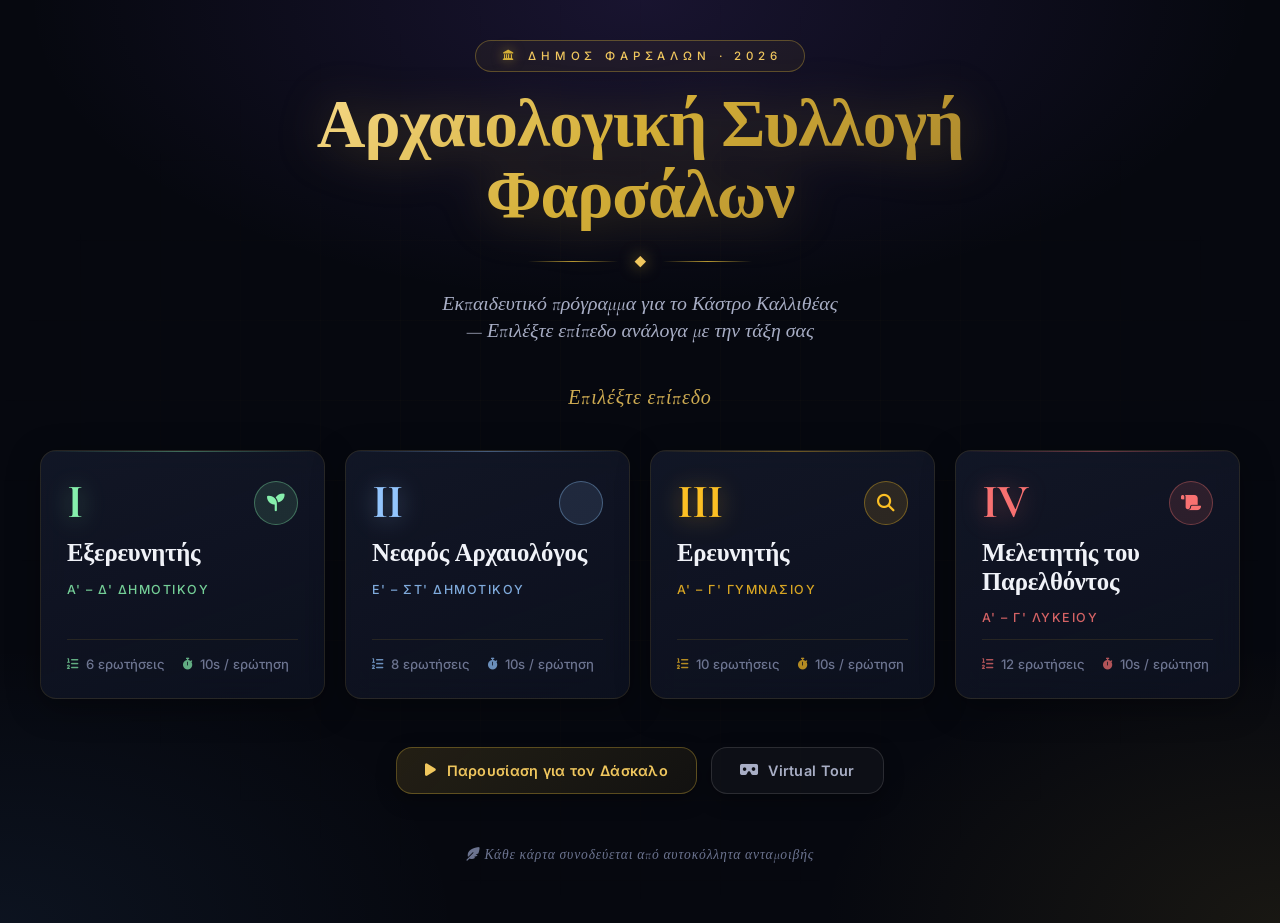
<file: index.html>
<!DOCTYPE html>
<html lang="el">
<head>
    <meta charset="UTF-8">
    <meta name="viewport" content="width=device-width, initial-scale=1.0">
    <title>Αρχαιολογική Συλλογή Φαρσάλων — Εκπαιδευτικό Πρόγραμμα</title>
    <meta name="description" content="Εκπαιδευτικό υλικό για το Κάστρο Καλλιθέας — 4 επίπεδα ανά τάξη">
    <link rel="stylesheet" href="https://cdnjs.cloudflare.com/ajax/libs/font-awesome/6.5.2/css/all.min.css">
    <link rel="stylesheet" href="styles.css">
</head>
<body class="landing-page">

    <header class="landing-header">
        <div class="landing-badge">
            <i class="fas fa-landmark"></i> ΔΗΜΟΣ ΦΑΡΣΑΛΩΝ · 2026
        </div>

        <h1 class="landing-title">Αρχαιολογική Συλλογή<br>Φαρσάλων</h1>

        <div class="landing-divider" aria-hidden="true">
            <span class="landing-divider-line"></span>
            <span class="landing-divider-diamond">◆</span>
            <span class="landing-divider-line"></span>
        </div>

        <p class="landing-subtitle">
            Εκπαιδευτικό πρόγραμμα για το Κάστρο Καλλιθέας — Επιλέξτε επίπεδο ανάλογα με την τάξη σας
        </p>
    </header>

    <p class="levels-section-title">Επιλέξτε επίπεδο</p>

    <div class="levels-grid">

        <a href="card.html?level=1" class="level-card l1">
            <div class="level-card-head">
                <span class="level-numeral">I</span>
                <span class="level-icon"><i class="fas fa-seedling"></i></span>
            </div>
            <span class="level-name">Εξερευνητής</span>
            <span class="level-target">Α' – Δ' Δημοτικού</span>
            <div class="level-meta">
                <span><i class="fas fa-list-ol"></i> 6 ερωτήσεις</span>
                <span><i class="fas fa-stopwatch"></i> 10s / ερώτηση</span>
            </div>
        </a>

        <a href="card.html?level=2" class="level-card l2">
            <div class="level-card-head">
                <span class="level-numeral">II</span>
                <span class="level-icon"><i class="fas fa-shovel"></i></span>
            </div>
            <span class="level-name">Νεαρός Αρχαιολόγος</span>
            <span class="level-target">Ε' – ΣΤ' Δημοτικού</span>
            <div class="level-meta">
                <span><i class="fas fa-list-ol"></i> 8 ερωτήσεις</span>
                <span><i class="fas fa-stopwatch"></i> 10s / ερώτηση</span>
            </div>
        </a>

        <a href="card.html?level=3" class="level-card l3">
            <div class="level-card-head">
                <span class="level-numeral">III</span>
                <span class="level-icon"><i class="fas fa-search"></i></span>
            </div>
            <span class="level-name">Ερευνητής</span>
            <span class="level-target">Α' – Γ' Γυμνασίου</span>
            <div class="level-meta">
                <span><i class="fas fa-list-ol"></i> 10 ερωτήσεις</span>
                <span><i class="fas fa-stopwatch"></i> 10s / ερώτηση</span>
            </div>
        </a>

        <a href="card.html?level=4" class="level-card l4">
            <div class="level-card-head">
                <span class="level-numeral">IV</span>
                <span class="level-icon"><i class="fas fa-scroll"></i></span>
            </div>
            <span class="level-name">Μελετητής του Παρελθόντος</span>
            <span class="level-target">Α' – Γ' Λυκείου</span>
            <div class="level-meta">
                <span><i class="fas fa-list-ol"></i> 12 ερωτήσεις</span>
                <span><i class="fas fa-stopwatch"></i> 10s / ερώτηση</span>
            </div>
        </a>

    </div>

    <div class="landing-actions">
        <a href="presentation.html?level=1" class="btn-landing">
            <i class="fas fa-play"></i> Παρουσίαση για τον Δάσκαλο
        </a>
        <a href="https://conchr.github.io/Virtual-Tour/" class="btn-landing secondary">
            <i class="fas fa-vr-cardboard"></i> Virtual Tour
        </a>
    </div>

    <p class="landing-footer">
        <i class="fas fa-feather-alt"></i> Κάθε κάρτα συνοδεύεται από αυτοκόλλητα ανταμοιβής
    </p>

    <script src="data.js"></script>
</body>
</html>
</file>
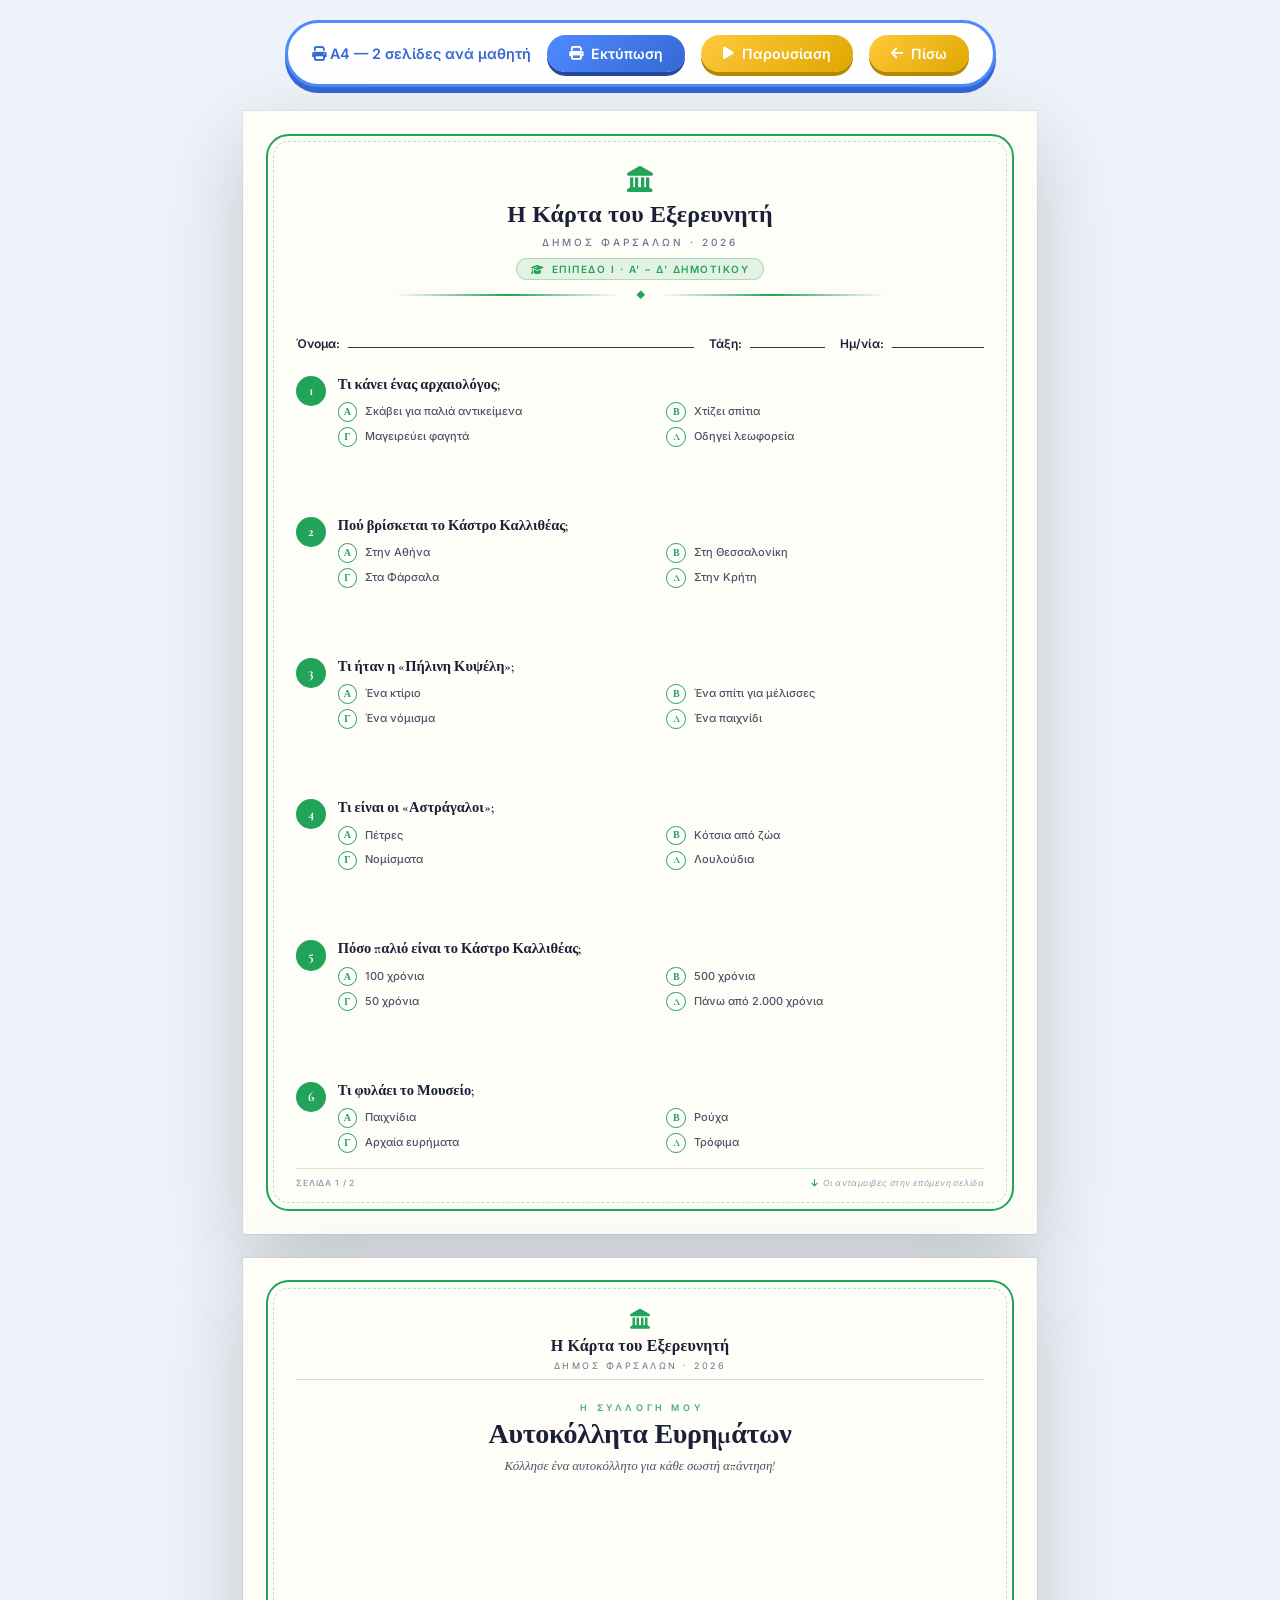
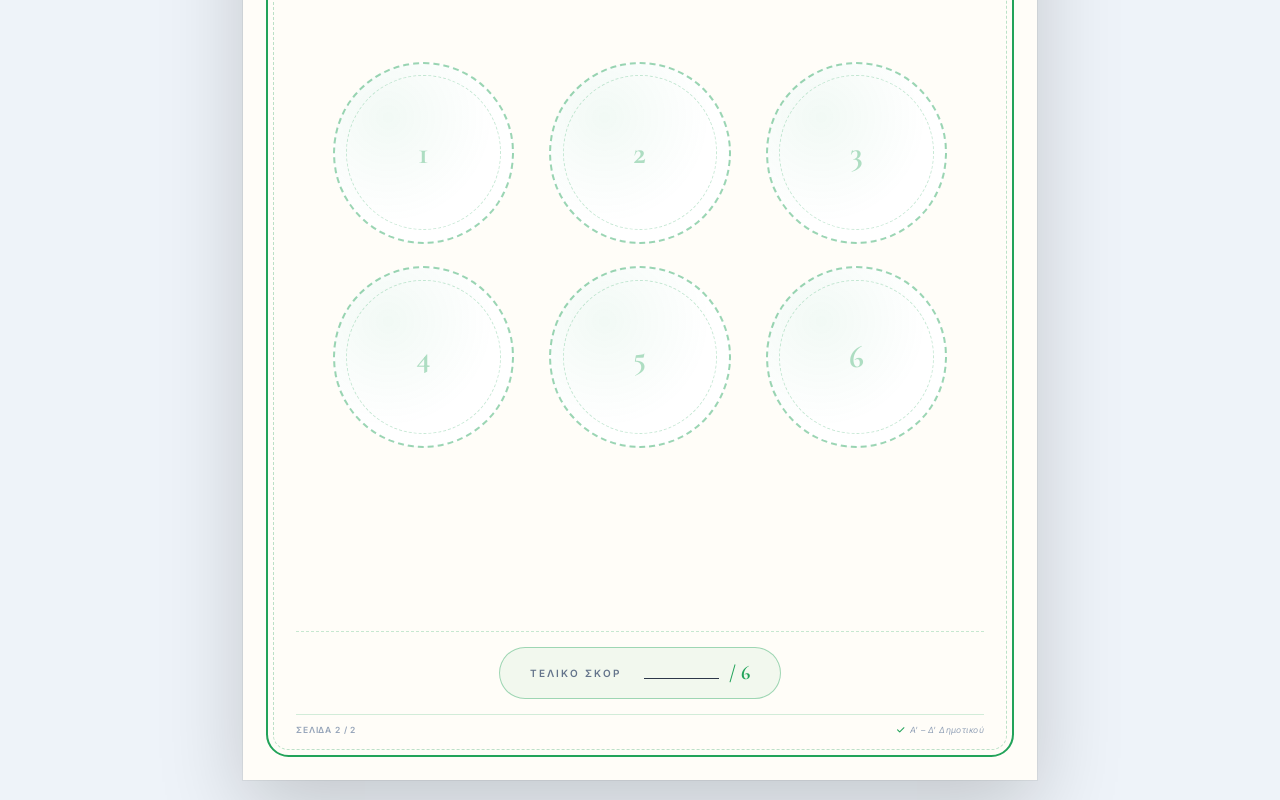
<file: card.html>
<!DOCTYPE html>
<html lang="el">
<head>
    <meta charset="UTF-8">
    <meta name="viewport" content="width=device-width, initial-scale=1.0">
    <title>Κάρτα Αρχαιολόγου — Εκτύπωση</title>
    <meta name="description" content="Εκτυπώσιμη κάρτα ερωτήσεων για το Κάστρο Καλλιθέας — Δήμος Φαρσάλων">

    <link rel="stylesheet" href="https://cdnjs.cloudflare.com/ajax/libs/font-awesome/6.5.2/css/all.min.css">
    <link rel="stylesheet" href="styles.css">
</head>
<body class="worksheet-page">

    <div class="toolbar no-print">
        <span class="toolbar-text">
            <i class="fas fa-print"></i> A4 — 2 σελίδες ανά μαθητή
        </span>
        <button class="btn-toolbar" type="button" onclick="window.print()">
            <i class="fas fa-print"></i> Εκτύπωση
        </button>
        <a id="presLink" href="presentation.html?level=1" class="btn-toolbar secondary">
            <i class="fas fa-play"></i> Παρουσίαση
        </a>
        <a href="index.html" class="btn-toolbar secondary">
            <i class="fas fa-arrow-left"></i> Πίσω
        </a>
    </div>

    <div class="sheet sheet-questions" id="sheetQuestions"></div>
    <div class="sheet sheet-rewards" id="sheetRewards"></div>

    <script src="data.js"></script>
    <script>
        document.addEventListener('DOMContentLoaded', () => {

            const params = new URLSearchParams(window.location.search);
            const level = parseInt(params.get('level')) || 1;
            const data = (typeof QUIZ_LEVELS !== 'undefined') ? QUIZ_LEVELS[level] : null;

            if (!data) {
                document.getElementById('sheetQuestions').innerHTML = `
                    <div style="padding: 40px; text-align: center; font-family: sans-serif;">
                        <h2 style="color: #b91c1c;">⚠️ Σφάλμα φόρτωσης</h2>
                        <p>Δεν βρέθηκε το επίπεδο <strong>${level}</strong>.</p>
                        <a href="index.html" style="color: #3568d4;">← Πίσω στην αρχική</a>
                    </div>
                `;
                document.getElementById('sheetRewards').style.display = 'none';
                return;
            }

            const title    = data.cardTitle  || data.name || "Κάρτα Αρχαιολόγου";
            const numeral  = data.numeral    || data.id   || level;
            const subtitle = data.subtitle   || "";
            const accent   = data.accentColorDeep || data.colorDark || "#d4af37";

            document.getElementById('presLink').href = `presentation.html?level=${level}`;
            document.documentElement.style.setProperty('--sheet-accent', accent);

            // Auto-density ανάλογα με πλήθος ερωτήσεων
            if (data.questions.length >= 8) {
                document.body.classList.add('compact');
            }
            if (data.questions.length >= 10) {
                document.body.classList.add('print-tight');
            }

            const letters = ['Α', 'Β', 'Γ', 'Δ'];

            const questionsHTML = data.questions.map((q, i) => `
                <div class="question-item">
                    <span class="q-number">${i + 1}</span>
                    <div class="q-body">
                        <p class="q-text">${q.q}</p>
                        <div class="q-options">
                            ${q.options.map((opt, j) => `
                                <div class="q-option">
                                    <span class="opt-circle">${letters[j]}</span>
                                    <span>${opt.t}</span>
                                </div>
                            `).join('')}
                        </div>
                    </div>
                </div>
            `).join('');

            document.getElementById('sheetQuestions').innerHTML = `
                <header class="card-header">
                    <div class="card-crest">
                        <i class="fas fa-landmark"></i>
                    </div>
                    <h1 class="card-title">${title}</h1>
                    <p class="card-subtitle">Δήμος Φαρσάλων · 2026</p>
                    <span class="card-level-badge">
                        <i class="fas fa-graduation-cap"></i>
                        Επίπεδο ${numeral} · ${subtitle}
                    </span>
                    <div class="card-divider">
                        <span class="diamond">◆</span>
                    </div>
                </header>

                <div class="student-fields">
                    <div class="field">
                        <span class="label">Όνομα:</span>
                        <span class="line"></span>
                    </div>
                    <div class="field" style="flex: 0 0 30mm;">
                        <span class="label">Τάξη:</span>
                        <span class="line"></span>
                    </div>
                    <div class="field" style="flex: 0 0 38mm;">
                        <span class="label">Ημ/νία:</span>
                        <span class="line"></span>
                    </div>
                </div>

                <div class="questions-block">
                    ${questionsHTML}
                </div>

                <footer class="sheet-footer">
                    <span class="page-indicator">Σελίδα 1 / 2</span>
                    <span class="footer-hint"><i class="fas fa-arrow-down"></i> Οι ανταμοιβές στην επόμενη σελίδα</span>
                </footer>
            `;

            const total = data.questions.length;
            let rewardsContent = '';

            if (level === 1 || level === 2) {
                const stickerCount = total;
                const cols = stickerCount <= 6 ? 3 : 4;

                const stickers = Array.from(
                    { length: stickerCount },
                    (_, i) => `
                        <div class="sticker-slot-large">
                            <span class="sticker-num">${i + 1}</span>
                        </div>
                    `
                ).join('');

                rewardsContent = `
                    <div class="rewards-page-header">
                        <p class="rewards-page-eyebrow">Η ΣΥΛΛΟΓΗ ΜΟΥ</p>
                        <h2 class="rewards-page-title">Αυτοκόλλητα Ευρημάτων</h2>
                        <p class="rewards-page-desc">
                            Κόλλησε ένα αυτοκόλλητο για κάθε σωστή απάντηση!
                        </p>
                    </div>

                    <div class="stickers-grid-large" style="--cols: ${cols};">
                        ${stickers}
                    </div>

                    <div class="score-banner">
                        <div class="score-banner-inner">
                            <span class="score-label">ΤΕΛΙΚΟ ΣΚΟΡ</span>
                            <span class="score-value">
                                <span class="score-line"></span>
                                <span class="score-total">/ ${total}</span>
                            </span>
                        </div>
                    </div>
                `;
            }
            else if (level === 3) {
                rewardsContent = `
                    <div class="rewards-page-header">
                        <p class="rewards-page-eyebrow">ΑΞΙΟΛΟΓΗΣΗ</p>
                        <h2 class="rewards-page-title">Η Βαθμίδα μου</h2>
                        <p class="rewards-page-desc">
                            Κύκλωσε τη βαθμίδα που πέτυχες με βάση το σκορ σου
                        </p>
                    </div>

                    <div class="badges-grid-large">
                        <div class="badge-card">
                            <div class="badge-icon">
                                <i class="fas fa-medal"></i>
                            </div>
                            <div class="badge-info">
                                <p class="badge-name">Αργυρός Ερευνητής</p>
                                <p class="badge-range">${Math.ceil(total*0.3)} – ${Math.ceil(total*0.5)} σωστές</p>
                            </div>
                            <div class="badge-check-large"></div>
                        </div>

                        <div class="badge-card badge-card-gold">
                            <div class="badge-icon">
                                <i class="fas fa-award"></i>
                            </div>
                            <div class="badge-info">
                                <p class="badge-name">Χρυσός Ερευνητής</p>
                                <p class="badge-range">${Math.ceil(total*0.5)+1} – ${Math.ceil(total*0.8)} σωστές</p>
                            </div>
                            <div class="badge-check-large"></div>
                        </div>

                        <div class="badge-card badge-card-platinum">
                            <div class="badge-icon">
                                <i class="fas fa-crown"></i>
                            </div>
                            <div class="badge-info">
                                <p class="badge-name">Δάσκαλος Ιστορίας</p>
                                <p class="badge-range">${Math.ceil(total*0.8)+1} – ${total} σωστές</p>
                            </div>
                            <div class="badge-check-large"></div>
                        </div>
                    </div>

                    <div class="reflection-section">
                        <p class="reflection-title">
                            <i class="fas fa-pen"></i> ΟΙ ΣΗΜΕΙΩΣΕΙΣ ΜΟΥ
                        </p>
                        <p class="reflection-prompt">Τι με εντυπωσίασε περισσότερο στο Μουσείο;</p>
                        <div class="reflection-lines">
                            <div class="reflection-line"></div>
                            <div class="reflection-line"></div>
                            <div class="reflection-line"></div>
                        </div>
                    </div>

                    <div class="score-banner">
                        <div class="score-banner-inner">
                            <span class="score-label">ΤΕΛΙΚΟ ΣΚΟΡ</span>
                            <span class="score-value">
                                <span class="score-line"></span>
                                <span class="score-total">/ ${total}</span>
                            </span>
                        </div>
                    </div>
                `;
            }
            else {
                rewardsContent = `
                    <div class="rewards-page-header">
                        <p class="rewards-page-eyebrow">ΑΞΙΟΛΟΓΗΣΗ</p>
                        <h2 class="rewards-page-title">Βεβαίωση Παρακολούθησης</h2>
                    </div>

                    <div class="certificate-large">
                        <div class="certificate-seal">
                            <i class="fas fa-landmark"></i>
                        </div>
                        <p class="certificate-header">ΔΗΜΟΣ ΦΑΡΣΑΛΩΝ</p>
                        <p class="certificate-sub">Αρχαιολογική Συλλογή · Κάστρο Καλλιθέας</p>

                        <div class="certificate-divider">◆</div>

                        <p class="certificate-body">
                            Ο/Η μαθητής/μαθήτρια που υπογράφει παρακολούθησε
                            με επιτυχία το εκπαιδευτικό πρόγραμμα
                        </p>

                        <p class="certificate-title-large">«Το Φύλλο του Μελετητή»</p>

                        <p class="certificate-body">
                            για την ιστορία και τα αρχαιολογικά ευρήματα
                            του Κάστρου Καλλιθέας (αρχαία Πεύμα)
                        </p>

                        <div class="certificate-meta-large">
                            <div class="cert-meta-item">
                                <span class="cert-meta-label">Βαθμολογία</span>
                                <span class="cert-meta-line"></span>
                                <span class="cert-meta-total">/ ${total}</span>
                            </div>
                            <div class="cert-meta-item">
                                <span class="cert-meta-label">Ημερομηνία</span>
                                <span class="cert-meta-line"></span>
                            </div>
                        </div>

                        <div class="certificate-signature">
                            <span class="signature-line"></span>
                            <span class="signature-label">Υπογραφή Υπευθύνου</span>
                        </div>
                    </div>

                    <div class="reflection-section">
                        <p class="reflection-title">
                            <i class="fas fa-pen"></i> ΠΡΟΣΩΠΙΚΗ ΑΝΑΣΤΟΧΑΣΗ
                        </p>
                        <p class="reflection-prompt">Ποιο έκθεμα σας εντυπωσίασε περισσότερο και γιατί;</p>
                        <div class="reflection-lines">
                            <div class="reflection-line"></div>
                            <div class="reflection-line"></div>
                            <div class="reflection-line"></div>
                        </div>
                    </div>
                `;
            }

            document.getElementById('sheetRewards').innerHTML = `
                <header class="rewards-header">
                    <div class="rewards-header-crest">
                        <i class="fas fa-landmark"></i>
                    </div>
                    <p class="rewards-header-title">${title}</p>
                    <p class="rewards-header-sub">Δήμος Φαρσάλων · 2026</p>
                </header>

                <main class="rewards-main">
                    ${rewardsContent}
                </main>

                <footer class="sheet-footer">
                    <span class="page-indicator">Σελίδα 2 / 2</span>
                    <span class="footer-hint"><i class="fas fa-check"></i> ${subtitle}</span>
                </footer>
            `;

            if (window.innerWidth < 900) {
                document.querySelectorAll('.sheet').forEach(sheet => {
                    const scale = Math.min(1, (window.innerWidth - 40) / sheet.offsetWidth);
                    sheet.style.transform = `scale(${scale})`;
                    sheet.style.transformOrigin = 'top center';
                    sheet.style.marginBottom = `-${sheet.offsetHeight * (1 - scale)}px`;
                });
            }
        });
    </script>
</body>
</html>
</file>
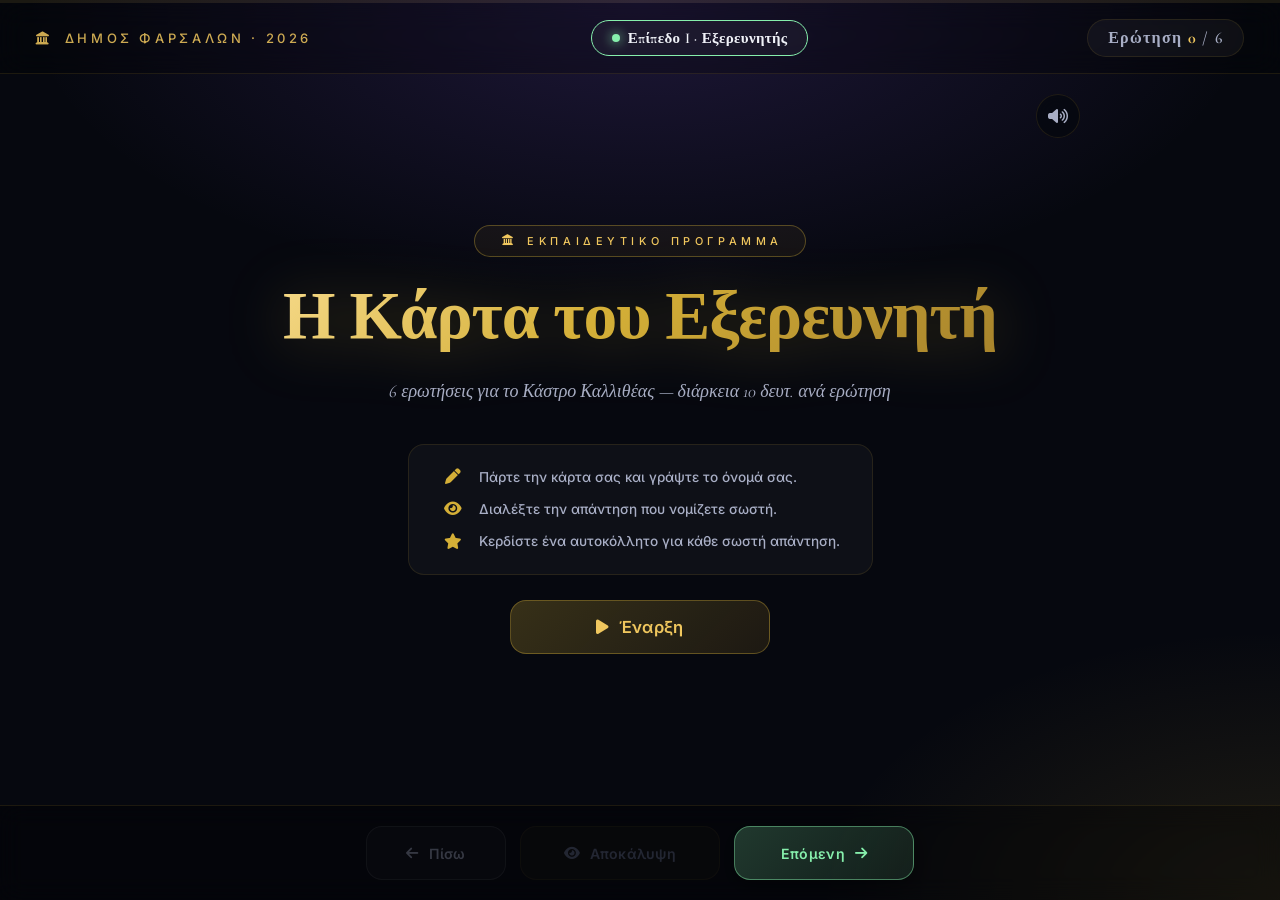
<file: presentation.html>
<!DOCTYPE html>
<html lang="el">
<head>
    <meta charset="UTF-8">
    <meta name="viewport" content="width=device-width, initial-scale=1.0">
    <title>Παρουσίαση: Κάρτα Αρχαιολόγου</title>
    <link rel="stylesheet" href="https://cdnjs.cloudflare.com/ajax/libs/font-awesome/6.5.2/css/all.min.css">
    <link rel="stylesheet" href="styles.css">
</head>
<body class="presentation-page">

    <div class="pres-progress">
        <div class="pres-progress-fill" id="progressFill"></div>
    </div>

    <header class="pres-header">
        <div class="pres-brand">
            <i class="fas fa-landmark"></i> ΔΗΜΟΣ ΦΑΡΣΑΛΩΝ · 2026
        </div>
        <div class="pres-level-badge" id="levelBadge"></div>
        <div class="pres-counter">
            Ερώτηση <strong id="counterCurrent">0</strong> / <span id="counterTotal">0</span>
        </div>
    </header>

    <main class="pres-main">
        <!-- Sound Toggle -->
        <button class="sound-toggle" id="soundToggle" type="button" aria-label="Toggle sound">
            <i class="fas fa-volume-up"></i>
        </button>

        <!-- Timer -->
        <div class="pres-timer hidden" id="timerBox">
            <div class="timer-ring-wrap">
                <svg viewBox="0 0 50 50">
                    <circle class="timer-ring-bg" cx="25" cy="25" r="22"/>
                    <circle class="timer-ring-fill" id="timerRing" cx="25" cy="25" r="22"/>
                </svg>
                <div class="timer-number" id="timerNumber">30</div>
            </div>
        </div>

        <div id="slidesContainer"></div>
    </main>

    <footer class="pres-controls">
        <button class="btn-pres btn-nav-pres" id="btnPrev" disabled>
            <i class="fas fa-arrow-left"></i> Πίσω
        </button>
        <button class="btn-pres btn-reveal" id="btnReveal" disabled>
            <i class="fas fa-eye"></i> Αποκάλυψη
        </button>
        <button class="btn-pres btn-next-pres" id="btnNext">
            Επόμενη <i class="fas fa-arrow-right"></i>
        </button>
    </footer>

    <script src="data.js"></script>
    <script src="app.js"></script>
</body>
</html>
</file>
<file: styles.css>
/* ============================================================
   Η ΚΑΡΤΑ ΤΟΥ ΕΞΕΡΕΥΝΗΤΗ — STYLES v2
   2-σελιδο A4 (Questions + Rewards)
   ============================================================ */

/* ── 0. FONTS ── */
@import url('https://fonts.googleapis.com/css2?family=Cormorant+Garamond:ital,wght@0,400;0,500;0,600;0,700;1,400;1,500&family=Inter:wght@300;400;500;600;700;800&family=Fredoka:wght@500;600;700&display=swap');

/* ── 1. TOKENS ── */
:root {
    --bg-deep: #06080f;
    --bg-mid: #0a0f1e;
    --bg-surface: rgba(20, 25, 42, 0.75);

    --gold: #d4af37;
    --gold-light: #f0c75e;
    --gold-dark: #a8842c;
    --gold-pale: rgba(212, 175, 55, 0.08);

    --text-primary: #f0f2f8;
    --text-secondary: #a8aec5;
    --text-muted: #6c7490;

    --border-subtle: rgba(212, 175, 55, 0.12);
    --border-strong: rgba(212, 175, 55, 0.35);

    --sheet-accent: #d4af37;
    --sheet-accent-soft: rgba(212, 175, 55, 0.1);

    --l1-color: #86efac;
    --l1-color-deep: #22a35a;
    --l2-color: #93c5fd;
    --l2-color-deep: #3b82f6;
    --l3-color: #fbbf24;
    --l3-color-deep: #d97706;
    --l4-color: #f87171;
    --l4-color-deep: #b91c1c;

    --r-sm: 10px;
    --r-md: 16px;
    --r-lg: 22px;

    --smooth: cubic-bezier(0.4, 0, 0.2, 1);
    --bounce: cubic-bezier(0.34, 1.56, 0.64, 1);
}

/* ── 2. RESET ── */
*, *::before, *::after {
    margin: 0;
    padding: 0;
    box-sizing: border-box;
    -webkit-tap-highlight-color: transparent;
}

/* ══════════════════════════════════════════════════════════
   A. LANDING PAGE
   ══════════════════════════════════════════════════════════ */
body.landing-page {
    font-family: 'Inter', system-ui, sans-serif;
    color: var(--text-primary);
    background-color: var(--bg-deep);
    background-image:
        radial-gradient(ellipse 80% 55% at 50% 0%, rgba(139, 92, 246, 0.14), transparent 60%),
        radial-gradient(ellipse 60% 50% at 100% 100%, rgba(212, 175, 55, 0.09), transparent 60%),
        radial-gradient(ellipse 60% 50% at 0% 100%, rgba(96, 165, 250, 0.07), transparent 60%);
    min-height: 100vh;
    padding: 40px 24px 60px;
    display: flex;
    flex-direction: column;
    align-items: center;
    justify-content: center;
    gap: 40px;
    position: relative;
    overflow-x: hidden;
}

body.landing-page::before {
    content: '';
    position: fixed;
    inset: 0;
    background-image:
        linear-gradient(rgba(212, 175, 55, 0.02) 1px, transparent 1px),
        linear-gradient(90deg, rgba(212, 175, 55, 0.02) 1px, transparent 1px);
    background-size: 80px 80px;
    pointer-events: none;
    z-index: 0;
    mask-image: radial-gradient(ellipse at center, black 30%, transparent 75%);
    -webkit-mask-image: radial-gradient(ellipse at center, black 30%, transparent 75%);
}

.landing-header {
    text-align: center;
    position: relative;
    z-index: 1;
    max-width: 900px;
    display: flex;
    flex-direction: column;
    align-items: center;
    gap: 18px;
}

.landing-badge {
    display: inline-flex;
    align-items: center;
    gap: 10px;
    padding: 8px 22px;
    border: 1px solid var(--border-strong);
    border-radius: 999px;
    background: rgba(212, 175, 55, 0.06);
    color: var(--gold-light);
    font-family: 'Inter', sans-serif;
    font-weight: 500;
    font-size: 0.72rem;
    letter-spacing: 0.42em;
    text-transform: uppercase;
    padding-left: calc(22px + 0.42em);
}

.landing-badge i {
    color: var(--gold);
    font-size: 0.9em;
    filter: drop-shadow(0 0 6px rgba(212, 175, 55, 0.6));
}

.landing-title {
    font-family: 'Cormorant Garamond', Georgia, serif;
    font-weight: 700;
    font-size: clamp(2.25rem, min(6vw, 7.5vh), 4.5rem);
    line-height: 1.05;
    letter-spacing: -0.015em;
    background: linear-gradient(135deg, #f5d886 0%, #d4af37 45%, #a8842c 100%);
    -webkit-background-clip: text;
    background-clip: text;
    -webkit-text-fill-color: transparent;
    color: var(--gold);
    filter: drop-shadow(0 2px 24px rgba(212, 175, 55, 0.28));
    margin: 0;
    text-wrap: balance;
}

.landing-divider {
    display: flex;
    align-items: center;
    justify-content: center;
    gap: 16px;
    width: clamp(200px, 32%, 340px);
    margin: 4px 0;
}

.landing-divider-line {
    flex: 1;
    height: 1px;
    background: linear-gradient(90deg, transparent, var(--gold), transparent);
    opacity: 0.85;
}

.landing-divider-diamond {
    color: var(--gold-light);
    font-size: 0.75rem;
    filter: drop-shadow(0 0 8px rgba(212, 175, 55, 0.7));
    animation: diamondPulse 3s ease-in-out infinite;
}

@keyframes diamondPulse {
    0%, 100% { opacity: 0.7; transform: scale(1); }
    50%      { opacity: 1;   transform: scale(1.2); }
}

.landing-subtitle {
    font-family: 'Cormorant Garamond', Georgia, serif;
    font-style: italic;
    font-weight: 400;
    font-size: clamp(1.05rem, min(1.7vw, 2.2vh), 1.45rem);
    line-height: 1.4;
    color: var(--text-secondary);
    max-width: 700px;
    margin: 0;
    text-wrap: balance;
}

.levels-section-title {
    font-family: 'Cormorant Garamond', Georgia, serif;
    font-style: italic;
    font-weight: 500;
    font-size: clamp(1rem, 1.6vw, 1.25rem);
    color: var(--gold-light);
    letter-spacing: 0.04em;
    text-align: center;
    position: relative;
    z-index: 1;
    opacity: 0.85;
}

.levels-grid {
    display: grid;
    grid-template-columns: repeat(auto-fit, minmax(260px, 1fr));
    gap: 20px;
    max-width: 1200px;
    width: 100%;
    position: relative;
    z-index: 1;
}

.level-card {
    position: relative;
    padding: 30px 26px 26px;
    background: linear-gradient(160deg,
        rgba(20, 25, 42, 0.85) 0%,
        rgba(15, 20, 36, 0.7) 100%);
    border: 1px solid var(--border-subtle);
    border-radius: var(--r-md);
    text-decoration: none;
    color: var(--text-primary);
    display: flex;
    flex-direction: column;
    gap: 14px;
    transition: all 0.4s var(--smooth);
    cursor: pointer;
    overflow: hidden;
    backdrop-filter: blur(14px);
    -webkit-backdrop-filter: blur(14px);
    box-shadow: 0 8px 32px rgba(0, 0, 0, 0.35);
}

.level-card::before {
    content: '';
    position: absolute;
    top: 0;
    left: 0;
    right: 0;
    height: 1px;
    background: linear-gradient(90deg,
        transparent,
        var(--accent-color, var(--gold)),
        transparent);
    opacity: 0.4;
    transition: opacity 0.3s ease;
}

.level-card::after {
    content: '';
    position: absolute;
    inset: 0;
    background: radial-gradient(circle at top right,
        color-mix(in srgb, var(--accent-color) 12%, transparent) 0%,
        transparent 55%);
    opacity: 0;
    transition: opacity 0.4s ease;
    pointer-events: none;
}

.level-card:hover {
    transform: translateY(-4px);
    border-color: color-mix(in srgb, var(--accent-color) 40%, transparent);
    box-shadow:
        0 16px 48px rgba(0, 0, 0, 0.5),
        0 0 40px color-mix(in srgb, var(--accent-color) 18%, transparent);
}

.level-card:hover::before { opacity: 1; }
.level-card:hover::after  { opacity: 1; }

.level-card-head {
    display: flex;
    justify-content: space-between;
    align-items: flex-start;
    gap: 14px;
}

.level-numeral {
    font-family: 'Cormorant Garamond', Georgia, serif;
    font-weight: 700;
    font-size: 3rem;
    line-height: 0.9;
    letter-spacing: -0.02em;
    color: var(--accent-color);
    filter: drop-shadow(0 2px 12px color-mix(in srgb, var(--accent-color) 40%, transparent));
}

.level-icon {
    width: 44px;
    height: 44px;
    border-radius: 50%;
    background: color-mix(in srgb, var(--accent-color) 12%, transparent);
    border: 1px solid color-mix(in srgb, var(--accent-color) 35%, transparent);
    display: flex;
    align-items: center;
    justify-content: center;
    color: var(--accent-color);
    font-size: 1.1rem;
    flex-shrink: 0;
    transition: all 0.3s var(--smooth);
}

.level-card:hover .level-icon {
    background: color-mix(in srgb, var(--accent-color) 22%, transparent);
    transform: rotate(-8deg) scale(1.05);
}

.level-name {
    font-family: 'Cormorant Garamond', Georgia, serif;
    font-weight: 700;
    font-size: 1.55rem;
    line-height: 1.15;
    letter-spacing: -0.01em;
    color: var(--text-primary);
    text-wrap: balance;
}

.level-target {
    font-family: 'Inter', sans-serif;
    font-weight: 500;
    font-size: 0.78rem;
    letter-spacing: 0.12em;
    text-transform: uppercase;
    color: var(--accent-color);
    opacity: 0.85;
}

.level-meta {
    display: flex;
    gap: 18px;
    padding-top: 16px;
    margin-top: auto;
    border-top: 1px solid var(--border-subtle);
    font-size: 0.82rem;
    font-weight: 500;
    color: var(--text-muted);
}

.level-meta span {
    display: flex;
    align-items: center;
    gap: 7px;
}

.level-meta i {
    color: var(--accent-color);
    opacity: 0.7;
    font-size: 0.9em;
}

.level-card.l1 { --accent-color: var(--l1-color); }
.level-card.l2 { --accent-color: var(--l2-color); }
.level-card.l3 { --accent-color: var(--l3-color); }
.level-card.l4 { --accent-color: var(--l4-color); }

.landing-actions {
    display: flex;
    gap: 14px;
    flex-wrap: wrap;
    justify-content: center;
    margin-top: 8px;
    position: relative;
    z-index: 1;
}

.btn-landing {
    display: inline-flex;
    align-items: center;
    gap: 10px;
    padding: 14px 28px;
    border-radius: var(--r-md);
    border: 1px solid var(--border-strong);
    background: linear-gradient(135deg,
        rgba(212, 175, 55, 0.14),
        rgba(168, 132, 44, 0.08));
    color: var(--gold-light);
    font-family: 'Inter', sans-serif;
    font-weight: 600;
    font-size: 0.9rem;
    letter-spacing: 0.02em;
    text-decoration: none;
    cursor: pointer;
    transition: all 0.3s var(--smooth);
    box-shadow: 0 6px 20px rgba(0, 0, 0, 0.3);
}

.btn-landing:hover,
.btn-landing:focus {
    transform: translateY(-3px);
    border-color: var(--gold-light);
    box-shadow:
        0 12px 32px rgba(0, 0, 0, 0.45),
        0 0 40px rgba(212, 175, 55, 0.3);
    outline: none;
}

.btn-landing.secondary {
    background: rgba(255, 255, 255, 0.03);
    border-color: rgba(255, 255, 255, 0.12);
    color: var(--text-secondary);
}

.btn-landing.secondary:hover {
    border-color: rgba(255, 255, 255, 0.28);
    color: var(--text-primary);
}

.landing-footer {
    text-align: center;
    font-family: 'Cormorant Garamond', Georgia, serif;
    font-style: italic;
    font-size: 0.85rem;
    color: var(--text-muted);
    letter-spacing: 0.06em;
    position: relative;
    z-index: 1;
    margin-top: 12px;
}

/* ══════════════════════════════════════════════════════════
   B. WORKSHEET PAGE
   ══════════════════════════════════════════════════════════ */
body.worksheet-page {
    font-family: 'Inter', sans-serif;
    background: #eef3f9;
    padding: 20px;
    display: flex;
    flex-direction: column;
    align-items: center;
    gap: 24px;
}

.toolbar {
    background: #ffffff;
    border: 3px solid #4f8bff;
    border-radius: 999px;
    padding: 12px 24px;
    box-shadow: 0 6px 0 #3568d4;
    display: flex;
    align-items: center;
    gap: 16px;
    flex-wrap: wrap;
    justify-content: center;
}

.toolbar-text {
    font-family: 'Inter', sans-serif;
    font-weight: 600;
    color: #3568d4;
    font-size: 0.9rem;
}

.btn-toolbar {
    display: inline-flex;
    align-items: center;
    gap: 8px;
    padding: 10px 22px;
    font-family: 'Inter', sans-serif;
    font-weight: 600;
    font-size: 0.88rem;
    color: #ffffff;
    background: linear-gradient(135deg, #4f8bff, #3568d4);
    border: none;
    border-radius: 999px;
    cursor: pointer;
    box-shadow: 0 4px 0 #244a9c;
    transition: all 0.2s var(--smooth);
    text-decoration: none;
}

.btn-toolbar:hover { transform: translateY(-2px); }
.btn-toolbar.secondary {
    background: linear-gradient(135deg, #ffc93c, #e0a800);
    box-shadow: 0 4px 0 #b88800;
}

/* ═══ A4 SHEET — Base ═══ */
.sheet {
    width: 210mm;
    height: 297mm;
    background: #fffdf8;
    padding: 12mm 14mm;
    position: relative;
    box-shadow: 0 30px 80px rgba(0, 0, 0, 0.18), 0 0 0 1px rgba(0, 0, 0, 0.05);
    display: flex;
    flex-direction: column;
    gap: 4mm;
    overflow: hidden;
    box-sizing: border-box;
}

.sheet::before {
    content: '';
    position: absolute;
    inset: 6mm;
    border: 2.5px solid var(--sheet-accent, #d4af37);
    border-radius: 6mm;
    pointer-events: none;
    z-index: 1;
}

.sheet::after {
    content: '';
    position: absolute;
    inset: 8mm;
    border: 1.2px dashed color-mix(in srgb, var(--sheet-accent, #d4af37) 30%, transparent);
    border-radius: 4mm;
    pointer-events: none;
    z-index: 1;
}

.sheet > * { position: relative; z-index: 2; }

/* Compact mode */
.worksheet-page.compact .sheet {
    padding: 9mm 11mm;
    gap: 3mm;
}

/* ═══ Header ═══ */
.card-header { text-align: center; padding: 2mm 0 3mm; }

.card-crest {
    font-size: 26px;
    margin-bottom: 2mm;
    color: var(--sheet-accent, #d4af37);
}

.card-title {
    font-family: 'Cormorant Garamond', Georgia, serif;
    font-weight: 700;
    font-size: 24px;
    line-height: 1.1;
    color: #1a2038;
    letter-spacing: 0.005em;
    margin: 0;
    text-wrap: balance;
}

.card-subtitle {
    font-family: 'Inter', sans-serif;
    font-weight: 500;
    font-size: 10px;
    color: #6c7490;
    letter-spacing: 3px;
    margin-top: 2mm;
    text-transform: uppercase;
}

.card-level-badge {
    display: inline-flex;
    align-items: center;
    gap: 6px;
    padding: 4px 14px;
    border-radius: 999px;
    background: color-mix(in srgb, var(--sheet-accent, #d4af37) 12%, transparent);
    color: var(--sheet-accent, #d4af37);
    font-family: 'Inter', sans-serif;
    font-weight: 600;
    font-size: 10px;
    letter-spacing: 1.5px;
    text-transform: uppercase;
    margin-top: 2.5mm;
    border: 1px solid color-mix(in srgb, var(--sheet-accent, #d4af37) 30%, transparent);
}

.card-divider {
    display: flex;
    align-items: center;
    justify-content: center;
    gap: 4mm;
    margin-top: 2.5mm;
}

.card-divider::before,
.card-divider::after {
    content: '';
    height: 1.5px;
    flex: 1;
    max-width: 60mm;
    background: linear-gradient(90deg, transparent, var(--sheet-accent, #d4af37), transparent);
}

.card-divider .diamond {
    color: var(--sheet-accent, #d4af37);
    font-size: 9px;
}

/* Compact header */
.worksheet-page.compact .card-header { padding: 1mm 0 1.5mm; }
.worksheet-page.compact .card-crest  { font-size: 20px; margin-bottom: 1.2mm; }
.worksheet-page.compact .card-title  { font-size: 20px; }
.worksheet-page.compact .card-subtitle {
    font-size: 8.5px;
    margin-top: 1.2mm;
    letter-spacing: 2px;
}
.worksheet-page.compact .card-level-badge {
    font-size: 8.5px;
    padding: 2.5px 11px;
    margin-top: 2mm;
}
.worksheet-page.compact .card-divider { margin-top: 2mm; }

/* ═══ Student fields ═══ */
.student-fields {
    display: flex;
    justify-content: space-between;
    gap: 4mm;
    padding: 2.5mm 0;
    font-family: 'Inter', sans-serif;
    font-size: 12px;
    font-weight: 500;
    color: #2d3748;
}

.field { display: flex; align-items: baseline; gap: 2mm; flex: 1; }
.field .label { font-weight: 600; color: #1a2038; white-space: nowrap; }
.field .line {
    flex: 1;
    min-width: 20mm;
    border-bottom: 1.5px solid #2d3748;
    height: 12px;
}

.worksheet-page.compact .student-fields {
    padding: 1.8mm 0;
    font-size: 10.5px;
}

/* ═══ Questions ═══ */
.questions-block {
    flex: 1;
    display: flex;
    flex-direction: column;
    gap: 3.5mm;
    justify-content: space-between;
    min-height: 0;
}

.question-item { display: flex; gap: 3mm; }

.q-number {
    flex-shrink: 0;
    width: 8mm;
    height: 8mm;
    border-radius: 50%;
    background: var(--sheet-accent, #3568d4);
    color: #ffffff;
    font-family: 'Cormorant Garamond', Georgia, serif;
    font-weight: 700;
    font-size: 14px;
    display: flex;
    align-items: center;
    justify-content: center;
    line-height: 1;
}

.q-body { flex: 1; display: flex; flex-direction: column; gap: 2mm; }

.q-text {
    font-family: 'Cormorant Garamond', Georgia, serif;
    font-weight: 600;
    font-size: 14.5px;
    line-height: 1.3;
    color: #1a2038;
}

.q-options {
    display: grid;
    grid-template-columns: 1fr 1fr;
    gap: 1.4mm 3mm;
}

.q-option {
    display: flex;
    align-items: center;
    gap: 2mm;
    font-family: 'Inter', sans-serif;
    font-weight: 500;
    font-size: 11px;
    color: #4a5568;
    line-height: 1.25;
}

.opt-circle {
    flex-shrink: 0;
    width: 5.2mm;
    height: 5.2mm;
    border-radius: 50%;
    border: 1.5px solid var(--sheet-accent, #4f8bff);
    background: #ffffff;
    display: flex;
    align-items: center;
    justify-content: center;
    font-family: 'Cormorant Garamond', Georgia, serif;
    font-weight: 700;
    font-size: 10px;
    color: var(--sheet-accent, #3568d4);
    line-height: 1;
}

/* Compact questions */
.worksheet-page.compact .questions-block { gap: 2.4mm; }
.worksheet-page.compact .question-item { gap: 2.5mm; }
.worksheet-page.compact .q-number {
    width: 7mm;
    height: 7mm;
    font-size: 12px;
}
.worksheet-page.compact .q-body { gap: 1.4mm; }
.worksheet-page.compact .q-text { font-size: 12.5px; line-height: 1.28; }
.worksheet-page.compact .q-options { gap: 1mm 3mm; }
.worksheet-page.compact .q-option { font-size: 10px; line-height: 1.22; }
.worksheet-page.compact .opt-circle {
    width: 4.5mm;
    height: 4.5mm;
    font-size: 9px;
}

/* ═══ Sheet Footer ═══ */
.sheet-footer {
    margin-top: auto;
    padding-top: 2.5mm;
    border-top: 1px solid color-mix(in srgb, var(--sheet-accent, #d4af37) 20%, transparent);
    display: flex;
    justify-content: space-between;
    align-items: center;
    font-family: 'Inter', sans-serif;
    font-size: 8.5px;
    letter-spacing: 0.05em;
    color: #94a3b8;
}

.page-indicator {
    font-weight: 600;
    text-transform: uppercase;
    letter-spacing: 0.1em;
}

.footer-hint {
    font-style: italic;
}

.footer-hint i {
    color: var(--sheet-accent, #d4af37);
    margin-right: 3px;
}

/* ══════════════════════════════════════════════════════════
   C. REWARDS SHEET (PAGE 2)
   ══════════════════════════════════════════════════════════ */
.sheet-rewards {
    padding: 12mm 14mm;
    gap: 4mm;
}

.rewards-header {
    text-align: center;
    padding: 1mm 0 2mm;
    border-bottom: 1.5px solid color-mix(in srgb, var(--sheet-accent, #d4af37) 25%, transparent);
}

.rewards-header-crest {
    font-size: 20px;
    color: var(--sheet-accent, #d4af37);
    margin-bottom: 1.5mm;
}

.rewards-header-title {
    font-family: 'Cormorant Garamond', Georgia, serif;
    font-weight: 700;
    font-size: 16px;
    color: #1a2038;
    letter-spacing: 0.01em;
    margin: 0;
}

.rewards-header-sub {
    font-family: 'Inter', sans-serif;
    font-size: 9px;
    color: #6c7490;
    letter-spacing: 2.5px;
    text-transform: uppercase;
    margin-top: 1mm;
}

.rewards-main {
    flex: 1;
    display: flex;
    flex-direction: column;
    justify-content: space-between;
    gap: 4mm;
    min-height: 0;
}

/* ═══ Rewards Page Header (eyebrow + title + desc) ═══ */
.rewards-page-header {
    text-align: center;
    padding: 2mm 0 1mm;
}

.rewards-page-eyebrow {
    font-family: 'Inter', sans-serif;
    font-weight: 600;
    font-size: 9px;
    letter-spacing: 0.4em;
    text-transform: uppercase;
    color: var(--sheet-accent, #d4af37);
    opacity: 0.85;
    margin-bottom: 1.5mm;
    padding-left: 0.4em;
}

.rewards-page-title {
    font-family: 'Cormorant Garamond', Georgia, serif;
    font-weight: 700;
    font-size: 28px;
    line-height: 1.1;
    color: #1a2038;
    letter-spacing: -0.01em;
    margin: 0;
}

.rewards-page-desc {
    font-family: 'Cormorant Garamond', Georgia, serif;
    font-style: italic;
    font-weight: 500;
    font-size: 13px;
    color: #4a5568;
    line-height: 1.4;
    margin-top: 2mm;
    text-wrap: balance;
}

/* ═══ LEVEL 1-2: Big Stickers ═══ */
.stickers-grid-large {
    display: grid;
    grid-template-columns: repeat(var(--cols, 3), 1fr);
    gap: 6mm;
    padding: 4mm 8mm;
    place-items: center;
}

.sticker-slot-large {
    width: 100%;
    max-width: 48mm;
    aspect-ratio: 1;
    border: 2.5px dashed color-mix(in srgb, var(--sheet-accent, #d4af37) 45%, transparent);
    border-radius: 50%;
    background:
        radial-gradient(circle at 30% 30%,
            color-mix(in srgb, var(--sheet-accent, #d4af37) 6%, transparent),
            transparent 60%),
        #ffffff;
    display: flex;
    align-items: center;
    justify-content: center;
    position: relative;
}

.sticker-slot-large::before {
    content: '';
    position: absolute;
    inset: 3mm;
    border: 1px dashed color-mix(in srgb, var(--sheet-accent, #d4af37) 25%, transparent);
    border-radius: 50%;
}

.sticker-num {
    font-family: 'Cormorant Garamond', Georgia, serif;
    font-weight: 700;
    font-size: 32px;
    color: color-mix(in srgb, var(--sheet-accent, #d4af37) 35%, transparent);
    line-height: 1;
}

/* ═══ LEVEL 3: Big Badges ═══ */
.badges-grid-large {
    display: flex;
    flex-direction: column;
    gap: 5mm;
    padding: 3mm 0;
}

.badge-card {
    display: flex;
    align-items: center;
    gap: 5mm;
    padding: 6mm 7mm;
    border: 1.5px solid #cbd5e1;
    border-radius: 6mm;
    background: linear-gradient(135deg,
        #f8fafc 0%,
        #ffffff 100%);
    position: relative;
    transition: all 0.3s ease;
}

.badge-card-gold {
    background: linear-gradient(135deg,
        color-mix(in srgb, var(--sheet-accent, #d4af37) 8%, #ffffff) 0%,
        #ffffff 100%);
    border-color: color-mix(in srgb, var(--sheet-accent, #d4af37) 40%, transparent);
}

.badge-card-platinum {
    background: linear-gradient(135deg,
        color-mix(in srgb, var(--sheet-accent, #d4af37) 14%, #ffffff) 0%,
        #ffffff 100%);
    border-color: color-mix(in srgb, var(--sheet-accent, #d4af37) 60%, transparent);
    box-shadow: 0 2px 12px color-mix(in srgb, var(--sheet-accent, #d4af37) 15%, transparent);
}

.badge-icon {
    flex-shrink: 0;
    width: 16mm;
    height: 16mm;
    border-radius: 50%;
    background: color-mix(in srgb, var(--sheet-accent, #d4af37) 12%, transparent);
    border: 1.5px solid color-mix(in srgb, var(--sheet-accent, #d4af37) 35%, transparent);
    display: flex;
    align-items: center;
    justify-content: center;
    color: var(--sheet-accent, #d4af37);
    font-size: 24px;
}

.badge-info {
    flex: 1;
    display: flex;
    flex-direction: column;
    gap: 1.5mm;
}

.badge-name {
    font-family: 'Cormorant Garamond', Georgia, serif;
    font-weight: 700;
    font-size: 20px;
    color: #1a2038;
    line-height: 1.15;
    margin: 0;
}

.badge-range {
    font-family: 'Inter', sans-serif;
    font-weight: 500;
    font-size: 11px;
    color: #64748b;
    letter-spacing: 0.02em;
    margin: 0;
}

.badge-check-large {
    flex-shrink: 0;
    width: 11mm;
    height: 11mm;
    border: 2px solid #94a3b8;
    border-radius: 3mm;
    background: #ffffff;
    position: relative;
}

.badge-check-large::after {
    content: '';
    position: absolute;
    inset: 2mm;
    border-radius: 1.5mm;
    background: transparent;
}

/* ═══ LEVEL 4: Big Certificate ═══ */
.certificate-large {
    padding: 8mm 10mm;
    border: 2px solid var(--sheet-accent, #d4af37);
    border-radius: 6mm;
    background:
        radial-gradient(circle at top right,
            color-mix(in srgb, var(--sheet-accent, #d4af37) 5%, transparent),
            transparent 55%),
        linear-gradient(135deg, #fffdf8 0%, #ffffff 100%);
    text-align: center;
    display: flex;
    flex-direction: column;
    align-items: center;
    gap: 3mm;
    position: relative;
}

.certificate-large::before {
    content: '';
    position: absolute;
    inset: 3mm;
    border: 1px dashed color-mix(in srgb, var(--sheet-accent, #d4af37) 35%, transparent);
    border-radius: 4mm;
    pointer-events: none;
}

.certificate-seal {
    width: 18mm;
    height: 18mm;
    border-radius: 50%;
    background: color-mix(in srgb, var(--sheet-accent, #d4af37) 12%, transparent);
    border: 2px solid var(--sheet-accent, #d4af37);
    display: flex;
    align-items: center;
    justify-content: center;
    color: var(--sheet-accent, #d4af37);
    font-size: 28px;
    margin-bottom: 1mm;
    box-shadow: 0 0 20px color-mix(in srgb, var(--sheet-accent, #d4af37) 20%, transparent);
}

.certificate-header {
    font-family: 'Inter', sans-serif;
    font-weight: 700;
    font-size: 10px;
    letter-spacing: 0.5em;
    text-transform: uppercase;
    color: var(--sheet-accent, #d4af37);
    padding-left: 0.5em;
    margin: 0;
}

.certificate-sub {
    font-family: 'Cormorant Garamond', Georgia, serif;
    font-style: italic;
    font-size: 11.5px;
    color: #64748b;
    margin: 0;
}

.certificate-divider {
    font-size: 10px;
    color: var(--sheet-accent, #d4af37);
    margin: 1.5mm 0;
    filter: drop-shadow(0 0 6px color-mix(in srgb, var(--sheet-accent, #d4af37) 60%, transparent));
}

.certificate-body {
    font-family: 'Cormorant Garamond', Georgia, serif;
    font-size: 13px;
    line-height: 1.5;
    color: #4a5568;
    max-width: 90%;
    margin: 0;
}

.certificate-title-large {
    font-family: 'Cormorant Garamond', Georgia, serif;
    font-weight: 700;
    font-size: 22px;
    letter-spacing: -0.01em;
    color: #1a2038;
    margin: 2mm 0;
    text-wrap: balance;
}

.certificate-meta-large {
    display: flex;
    gap: 12mm;
    justify-content: center;
    margin-top: 4mm;
    width: 100%;
}

.cert-meta-item {
    display: flex;
    align-items: baseline;
    gap: 2.5mm;
    font-family: 'Inter', sans-serif;
    font-size: 11px;
    color: #2d3748;
}

.cert-meta-label {
    font-weight: 500;
    color: #64748b;
}

.cert-meta-line {
    display: inline-block;
    min-width: 22mm;
    border-bottom: 1.2px solid #2d3748;
    height: 12px;
}

.cert-meta-total {
    font-weight: 700;
    color: var(--sheet-accent, #d4af37);
}

.certificate-signature {
    display: flex;
    flex-direction: column;
    align-items: center;
    gap: 1.5mm;
    margin-top: 6mm;
}

.signature-line {
    display: block;
    width: 50mm;
    border-bottom: 1px solid #2d3748;
    height: 12px;
}

.signature-label {
    font-family: 'Inter', sans-serif;
    font-size: 9px;
    color: #64748b;
    letter-spacing: 0.05em;
}

/* ═══ Reflection Section (Levels 3-4) ═══ */
.reflection-section {
    padding-top: 4mm;
    border-top: 1.5px dashed color-mix(in srgb, var(--sheet-accent, #d4af37) 25%, transparent);
    display: flex;
    flex-direction: column;
    gap: 2.5mm;
}

.reflection-title {
    font-family: 'Cormorant Garamond', Georgia, serif;
    font-weight: 700;
    font-size: 13px;
    color: #1a2038;
    letter-spacing: 0.05em;
    margin: 0;
}

.reflection-title i {
    color: var(--sheet-accent, #d4af37);
    margin-right: 4px;
}

.reflection-prompt {
    font-family: 'Cormorant Garamond', Georgia, serif;
    font-style: italic;
    font-size: 12px;
    color: #64748b;
    line-height: 1.4;
    margin: 0;
}

.reflection-lines {
    display: flex;
    flex-direction: column;
    gap: 4mm;
    padding-top: 1mm;
}

.reflection-line {
    border-bottom: 1px dotted #94a3b8;
    height: 0;
}

/* ═══ Score Banner (Levels 1-3) ═══ */
.score-banner {
    display: flex;
    justify-content: center;
    padding-top: 4mm;
    border-top: 1.5px dashed color-mix(in srgb, var(--sheet-accent, #d4af37) 25%, transparent);
}

.score-banner-inner {
    display: inline-flex;
    align-items: center;
    gap: 6mm;
    padding: 3.5mm 8mm;
    border: 1.5px solid color-mix(in srgb, var(--sheet-accent, #d4af37) 40%, transparent);
    border-radius: 999px;
    background: color-mix(in srgb, var(--sheet-accent, #d4af37) 6%, transparent);
}

.score-label {
    font-family: 'Inter', sans-serif;
    font-weight: 600;
    font-size: 10px;
    letter-spacing: 0.2em;
    text-transform: uppercase;
    color: #64748b;
}

.score-value {
    display: inline-flex;
    align-items: baseline;
    gap: 2.5mm;
}

.score-line {
    display: inline-block;
    min-width: 20mm;
    border-bottom: 1.5px solid #2d3748;
    height: 14px;
}

.score-total {
    font-family: 'Cormorant Garamond', Georgia, serif;
    font-weight: 700;
    font-size: 20px;
    color: var(--sheet-accent, #d4af37);
}

/* ══════════════════════════════════════════════════════════
   D. PRINT — 2 Pages A4
   ══════════════════════════════════════════════════════════ */
@page {
    size: A4 portrait;
    margin: 0;
}

@media print {
    body.worksheet-page {
        background: white !important;
        padding: 0 !important;
        display: block !important;
        gap: 0 !important;
    }

    .no-print,
    .toolbar {
        display: none !important;
    }

    .sheet {
        width: 210mm;
        height: 297mm;
        margin: 0 !important;
        padding: 12mm 14mm;
        box-shadow: none !important;
        background: white !important;
        page-break-inside: avoid;
        break-inside: avoid;
        transform: none !important;
    }

    .sheet-questions {
        page-break-after: always;
        break-after: page;
    }

    .sheet-rewards {
        page-break-before: always;
        break-before: page;
    }

    .worksheet-page.compact .sheet {
        padding: 9mm 11mm;
    }

    .sheet::before,
    .sheet::after {
        -webkit-print-color-adjust: exact;
        print-color-adjust: exact;
    }

    .q-number,
    .opt-circle,
    .card-level-badge,
    .sticker-slot-large,
    .badge-icon,
    .badge-card-gold,
    .badge-card-platinum,
    .certificate-large,
    .certificate-seal,
    .score-banner-inner {
        -webkit-print-color-adjust: exact;
        print-color-adjust: exact;
    }
}

/* ══════════════════════════════════════════════════════════
   E. PRESENTATION PAGE (διατήρηση από πριν)
   ══════════════════════════════════════════════════════════ */
body.presentation-page {
    font-family: 'Inter', sans-serif;
    color: var(--text-primary);
    background-color: var(--bg-deep);
    background-image:
        radial-gradient(ellipse 80% 55% at 50% 0%, rgba(139, 92, 246, 0.18), transparent 60%),
        radial-gradient(ellipse 60% 50% at 100% 100%, rgba(212, 175, 55, 0.12), transparent 60%);
    min-height: 100vh;
    height: 100vh;
    display: flex;
    flex-direction: column;
    overflow: hidden;
}

.pres-progress {
    width: 100%;
    height: 3px;
    background: rgba(212, 175, 55, 0.1);
    flex-shrink: 0;
}

.pres-progress-fill {
    height: 100%;
    background: linear-gradient(90deg, var(--gold-dark), var(--gold), var(--gold-light));
    width: 0;
    transition: width 0.4s var(--smooth);
    box-shadow: 0 0 16px rgba(212, 175, 55, 0.6);
}

.pres-header {
    flex-shrink: 0;
    padding: 16px 36px;
    display: flex;
    justify-content: space-between;
    align-items: center;
    border-bottom: 1px solid var(--border-subtle);
    background: rgba(0, 0, 0, 0.25);
    backdrop-filter: blur(14px);
    gap: 16px;
    flex-wrap: wrap;
}

.pres-brand {
    display: flex;
    align-items: center;
    gap: 12px;
    font-family: 'Inter', sans-serif;
    font-weight: 500;
    font-size: 13px;
    letter-spacing: 0.28em;
    text-transform: uppercase;
    color: var(--gold-light);
    opacity: 0.85;
}

.pres-level-badge {
    display: inline-flex;
    align-items: center;
    gap: 8px;
    padding: 8px 20px;
    border-radius: 999px;
    font-family: 'Cormorant Garamond', Georgia, serif;
    font-weight: 600;
    font-size: 15px;
    letter-spacing: 0.02em;
    color: var(--text-primary);
    background: rgba(255, 255, 255, 0.04);
    border: 1px solid var(--accent-color, rgba(212, 175, 55, 0.3));
}

.pres-level-badge::before {
    content: '';
    width: 8px;
    height: 8px;
    border-radius: 50%;
    background: var(--accent-color, var(--gold));
    box-shadow: 0 0 12px var(--accent-color, var(--gold));
}

.pres-counter {
    font-family: 'Cormorant Garamond', Georgia, serif;
    font-weight: 600;
    font-size: 16px;
    color: var(--text-secondary);
    letter-spacing: 0.08em;
    padding: 8px 20px;
    border-radius: 999px;
    background: rgba(255, 255, 255, 0.04);
    border: 1px solid var(--border-subtle);
}

.pres-counter strong {
    color: var(--gold-light);
    font-weight: 700;
}

.pres-main {
    flex: 1;
    display: flex;
    align-items: center;
    justify-content: center;
    padding: 2vh 4vw;
    min-height: 0;
    position: relative;
}

.slide {
    display: none;
    width: 100%;
    max-width: 1400px;
    text-align: center;
    flex-direction: column;
    align-items: center;
    justify-content: center;
    gap: 2.8vh;
}

.slide.active {
    display: flex;
    animation: slideIn 0.55s var(--bounce);
}

@keyframes slideIn {
    from { opacity: 0; transform: scale(0.96) translateY(15px); }
    to   { opacity: 1; transform: scale(1) translateY(0); }
}

.slide-icon {
    width: clamp(72px, 8vw, 108px);
    height: clamp(72px, 8vw, 108px);
    border-radius: 50%;
    background: linear-gradient(135deg,
        color-mix(in srgb, var(--accent-color, #d4af37) 22%, transparent),
        color-mix(in srgb, var(--accent-color, #d4af37) 8%, transparent));
    border: 2px solid color-mix(in srgb, var(--accent-color, #d4af37) 55%, transparent);
    display: flex;
    align-items: center;
    justify-content: center;
    font-size: clamp(30px, 3.8vw, 46px);
    color: var(--accent-color, var(--gold));
    box-shadow: 0 0 40px color-mix(in srgb, var(--accent-color, #d4af37) 30%, transparent);
    animation: iconFloat 3s ease-in-out infinite;
}

@keyframes iconFloat {
    0%, 100% { transform: translateY(0); }
    50%      { transform: translateY(-8px); }
}

.slide-question {
    font-family: 'Cormorant Garamond', Georgia, serif;
    font-weight: 700;
    font-size: clamp(1.6rem, min(3.5vw, 5vh), 3.25rem);
    line-height: 1.18;
    letter-spacing: -0.01em;
    color: var(--text-primary);
    max-width: 1200px;
    text-wrap: balance;
    margin: 0;
}

.options-grid {
    display: grid;
    grid-template-columns: repeat(2, 1fr);
    gap: clamp(10px, 1.2vw, 18px);
    width: 100%;
    max-width: 1200px;
}

.option-card {
    display: flex;
    align-items: center;
    gap: clamp(12px, 1.4vw, 20px);
    padding: clamp(16px, 2vh, 24px) clamp(20px, 2.2vw, 30px);
    background: linear-gradient(135deg,
        rgba(255, 255, 255, 0.05) 0%,
        rgba(255, 255, 255, 0.02) 100%);
    border: 1px solid rgba(255, 255, 255, 0.1);
    border-radius: var(--r-md);
    font-family: 'Inter', sans-serif;
    font-weight: 500;
    font-size: clamp(0.95rem, min(1.5vw, 2.2vh), 1.35rem);
    color: var(--text-primary);
    text-align: left;
    line-height: 1.3;
    min-height: clamp(60px, 9vh, 100px);
    transition: all 0.3s var(--smooth);
}

.option-card.revealed { opacity: 0.35; }

.option-card.correct {
    opacity: 1 !important;
    background: linear-gradient(135deg, rgba(74, 222, 128, 0.22), rgba(34, 163, 90, 0.12));
    border-color: rgba(134, 239, 172, 0.7);
    box-shadow: 0 0 0 4px rgba(74, 222, 128, 0.1), 0 0 40px rgba(74, 222, 128, 0.35);
}

.option-letter {
    flex-shrink: 0;
    width: clamp(42px, 4vw, 60px);
    height: clamp(42px, 4vw, 60px);
    border-radius: 50%;
    background: linear-gradient(135deg,
        color-mix(in srgb, var(--accent-color, #4f8bff) 20%, transparent),
        color-mix(in srgb, var(--accent-color, #4f8bff) 8%, transparent));
    border: 1.5px solid color-mix(in srgb, var(--accent-color, #4f8bff) 50%, transparent);
    color: var(--accent-color, #93c5fd);
    font-family: 'Cormorant Garamond', Georgia, serif;
    font-weight: 700;
    font-size: clamp(20px, 2vw, 28px);
    display: flex;
    align-items: center;
    justify-content: center;
    line-height: 1;
}

.option-card.correct .option-letter {
    background: linear-gradient(135deg, rgba(74, 222, 128, 0.35), rgba(34, 163, 90, 0.25));
    border-color: #86efac;
    color: #86efac;
}

.cover-badge {
    display: inline-flex;
    align-items: center;
    gap: 10px;
    padding: 8px 22px;
    border-radius: 999px;
    background: rgba(212, 175, 55, 0.06);
    border: 1px solid var(--border-strong);
    font-family: 'Inter', sans-serif;
    font-weight: 500;
    font-size: clamp(10px, 0.85vw, 13px);
    letter-spacing: 0.42em;
    text-transform: uppercase;
    color: var(--gold-light);
    padding-left: calc(22px + 0.42em);
}

.cover-title {
    font-family: 'Cormorant Garamond', Georgia, serif;
    font-weight: 700;
    font-size: clamp(2.2rem, min(5.5vw, 7.5vh), 5rem);
    line-height: 1.05;
    letter-spacing: -0.015em;
    background: linear-gradient(135deg, #f5d886 0%, #d4af37 45%, #a8842c 100%);
    -webkit-background-clip: text;
    background-clip: text;
    -webkit-text-fill-color: transparent;
    color: var(--gold);
    filter: drop-shadow(0 4px 30px rgba(212, 175, 55, 0.35));
    margin: 0;
    text-wrap: balance;
}

.cover-desc {
    font-family: 'Cormorant Garamond', Georgia, serif;
    font-style: italic;
    font-weight: 400;
    font-size: clamp(1rem, min(1.5vw, 2vh), 1.4rem);
    line-height: 1.5;
    color: var(--text-secondary);
    max-width: 850px;
    text-wrap: balance;
}

.cover-instruction {
    display: flex;
    flex-direction: column;
    gap: 12px;
    padding: 22px 32px;
    border-radius: var(--r-md);
    background: rgba(255, 255, 255, 0.035);
    border: 1px solid var(--border-subtle);
    max-width: 720px;
    margin-top: 1.5vh;
}

.cover-instruction p {
    font-family: 'Inter', sans-serif;
    font-weight: 500;
    font-size: clamp(0.85rem, 1.05vw, 1.05rem);
    color: var(--text-secondary);
    display: flex;
    align-items: center;
    gap: 14px;
    margin: 0;
    text-align: left;
    line-height: 1.5;
}

.cover-instruction p i {
    color: var(--gold);
    font-size: 1.15em;
    flex-shrink: 0;
    width: 24px;
    text-align: center;
}

.pres-timer {
    position: absolute;
    top: 20px;
    right: 40px;
    display: flex;
    align-items: center;
    gap: 14px;
    padding: 10px 22px 10px 14px;
    background: rgba(6, 8, 15, 0.75);
    backdrop-filter: blur(12px);
    border-radius: 999px;
    border: 1.5px solid var(--border-strong);
    transition: all 0.3s ease;
    z-index: 10;
}

.timer-ring-wrap {
    position: relative;
    width: 54px;
    height: 54px;
}

.timer-ring-wrap svg {
    transform: rotate(-90deg);
    width: 54px;
    height: 54px;
}

.timer-ring-bg {
    fill: none;
    stroke: rgba(212, 175, 55, 0.15);
    stroke-width: 5;
}

.timer-ring-fill {
    fill: none;
    stroke: var(--gold);
    stroke-width: 5;
    stroke-linecap: round;
    stroke-dasharray: 138.2;
    stroke-dashoffset: 0;
    transition: stroke-dashoffset 1s linear, stroke 0.3s ease;
}

.timer-number {
    position: absolute;
    inset: 0;
    display: flex;
    align-items: center;
    justify-content: center;
    font-family: 'Cormorant Garamond', Georgia, serif;
    font-weight: 700;
    font-size: 22px;
    color: var(--text-primary);
}

.pres-timer.warning { border-color: rgba(255, 201, 60, 0.65); animation: timerWarn 0.6s infinite alternate; }
.pres-timer.warning .timer-ring-fill { stroke: #ffc93c; }

@keyframes timerWarn {
    from { box-shadow: 0 0 0 0 rgba(255, 201, 60, 0.4); }
    to   { box-shadow: 0 0 0 10px rgba(255, 201, 60, 0); }
}

.pres-timer.danger { border-color: #ef4444; animation: timerDanger 0.4s infinite alternate; }
.pres-timer.danger .timer-ring-fill { stroke: #ef4444; }
.pres-timer.danger .timer-number { color: #fca5a5; }

@keyframes timerDanger {
    from { box-shadow: 0 0 0 0 rgba(239, 68, 68, 0.5); transform: scale(1); }
    to   { box-shadow: 0 0 0 12px rgba(239, 68, 68, 0); transform: scale(1.02); }
}

.pres-timer.hidden { display: none; }

.sound-toggle {
    position: absolute;
    top: 20px;
    right: 200px;
    width: 44px;
    height: 44px;
    border-radius: 50%;
    background: rgba(6, 8, 15, 0.75);
    backdrop-filter: blur(12px);
    border: 1.5px solid var(--border-subtle);
    color: var(--text-secondary);
    cursor: pointer;
    display: flex;
    align-items: center;
    justify-content: center;
    transition: all 0.3s var(--smooth);
    z-index: 10;
    font-size: 1rem;
}

.sound-toggle:hover {
    color: var(--gold-light);
    border-color: var(--border-strong);
    transform: scale(1.08);
}

.sound-toggle.muted { color: var(--text-muted); opacity: 0.6; }

.pres-controls {
    flex-shrink: 0;
    padding: 20px 36px;
    display: flex;
    justify-content: center;
    align-items: center;
    gap: 14px;
    border-top: 1px solid var(--border-subtle);
    background: rgba(0, 0, 0, 0.3);
    backdrop-filter: blur(12px);
    flex-wrap: wrap;
}

.btn-pres {
    display: inline-flex;
    align-items: center;
    justify-content: center;
    gap: 10px;
    padding: clamp(10px, 1.2vh, 16px) clamp(20px, 2vw, 34px);
    min-height: clamp(50px, 6vh, 68px);
    border-radius: var(--r-md);
    border: 1px solid;
    font-family: 'Inter', sans-serif;
    font-weight: 600;
    font-size: clamp(0.85rem, min(1.1vw, 1.7vh), 1.05rem);
    letter-spacing: 0.02em;
    cursor: pointer;
    transition: all 0.25s var(--smooth);
}

.btn-pres:disabled { opacity: 0.3; cursor: not-allowed; }

.btn-nav-pres {
    background: rgba(255, 255, 255, 0.04);
    border-color: rgba(255, 255, 255, 0.14);
    color: var(--text-secondary);
    min-width: 140px;
}

.btn-nav-pres:not(:disabled):hover {
    background: rgba(255, 255, 255, 0.08);
    border-color: var(--border-strong);
    color: var(--gold-light);
    transform: translateY(-2px);
}

.btn-reveal {
    background: linear-gradient(135deg, rgba(212, 175, 55, 0.2), rgba(168, 132, 44, 0.12));
    border-color: var(--border-strong);
    color: var(--gold-light);
    min-width: 200px;
    box-shadow: 0 6px 20px rgba(0, 0, 0, 0.35);
}

.btn-reveal:not(:disabled):hover {
    transform: translateY(-3px);
    border-color: var(--gold-light);
    box-shadow: 0 12px 32px rgba(0, 0, 0, 0.45), 0 0 40px rgba(212, 175, 55, 0.35);
}

.btn-reveal:disabled {
    background: rgba(212, 175, 55, 0.06);
    border-color: var(--border-subtle);
    box-shadow: none;
    color: var(--text-muted);
}

.btn-next-pres {
    background: linear-gradient(135deg,
        color-mix(in srgb, var(--accent-color, #3cb371) 22%, transparent),
        color-mix(in srgb, var(--accent-color, #3cb371) 10%, transparent));
    border-color: color-mix(in srgb, var(--accent-color, #86efac) 45%, transparent);
    color: var(--accent-color, #86efac);
    min-width: 180px;
    box-shadow: 0 6px 20px rgba(0, 0, 0, 0.35);
}

.btn-next-pres:not(:disabled):hover {
    transform: translateY(-3px);
    border-color: var(--accent-color, #86efac);
}

.btn-start {
    background: linear-gradient(135deg, rgba(212, 175, 55, 0.24), rgba(168, 132, 44, 0.14));
    border-color: var(--border-strong);
    color: var(--gold-light);
    min-width: 260px;
    padding: clamp(14px, 1.8vh, 22px) clamp(28px, 3vw, 44px);
    font-size: clamp(1rem, 1.3vw, 1.25rem);
}

.btn-start:hover {
    transform: translateY(-3px);
    border-color: var(--gold-light);
    box-shadow: 0 12px 36px rgba(0, 0, 0, 0.5), 0 0 50px rgba(212, 175, 55, 0.4);
}

.end-title {
    font-family: 'Cormorant Garamond', Georgia, serif;
    font-weight: 700;
    font-size: clamp(2rem, min(5vw, 7vh), 4.5rem);
    line-height: 1.05;
    background: linear-gradient(135deg, #f5d886 0%, #d4af37 50%, #a8842c 100%);
    -webkit-background-clip: text;
    background-clip: text;
    -webkit-text-fill-color: transparent;
    color: var(--gold);
    text-wrap: balance;
    margin: 0;
}

.end-subtitle {
    font-family: 'Cormorant Garamond', Georgia, serif;
    font-style: italic;
    font-weight: 400;
    font-size: clamp(1rem, 1.5vw, 1.4rem);
    color: var(--text-secondary);
    text-wrap: balance;
}

.end-actions {
    display: flex;
    flex-direction: column;
    gap: 14px;
    margin-top: 2vh;
    width: 100%;
    max-width: 440px;
}

/* ══════════════════════════════════════════════════════════
   F. RESPONSIVE
   ══════════════════════════════════════════════════════════ */
@media (max-width: 900px) {
    .q-options { grid-template-columns: 1fr; }
    .options-grid { grid-template-columns: 1fr; }
    .levels-grid { grid-template-columns: 1fr; }
    .badges-grid-large { gap: 3mm; }
    .badge-icon { width: 12mm; height: 12mm; font-size: 20px; }
    .badge-name { font-size: 16px; }
    .certificate-meta-large { flex-direction: column; gap: 3mm; }
    .pres-timer {
        top: 8px;
        right: 12px;
        transform: scale(0.85);
        transform-origin: top right;
    }
    .sound-toggle { top: 8px; right: 168px; transform: scale(0.9); }
}

@media (orientation: landscape) and (max-height: 600px) {
    .slide { gap: 1.5vh; }
    .slide-icon { width: 55px; height: 55px; font-size: 24px; }
    .slide-question { font-size: clamp(1.1rem, 2.4vw, 1.75rem); }
    .option-card { min-height: 45px; padding: 8px 16px; font-size: clamp(0.8rem, 1.3vw, 1rem); }
    .option-letter { width: 34px; height: 34px; font-size: 16px; }
    .btn-pres { min-height: 40px; padding: 6px 16px; font-size: 0.78rem; min-width: 100px; }
}

/* ══════════════════════════════════════════════════════════
   G. ACCESSIBILITY
   ══════════════════════════════════════════════════════════ */
@media (prefers-reduced-motion: reduce) {
    *, *::before, *::after {
        animation-duration: 0.01ms !important;
        animation-iteration-count: 1 !important;
        transition-duration: 0.01ms !important;
    }
}

button:focus-visible,
a:focus-visible {
    outline: 3px solid var(--gold);
    outline-offset: 3px;
}
/* ══════════════════════════════════════════════════════════
   PRINT — FINAL SIMPLIFIED
   ══════════════════════════════════════════════════════════ */
@media print {
    @page {
        size: A4 portrait;
        margin: 0;
    }

    html, body {
        margin: 0 !important;
        padding: 0 !important;
        background: white !important;
        width: 210mm;
        height: 297mm;
    }

    body.worksheet-page {
        display: block !important;
        padding: 0 !important;
    }

    .no-print,
    .toolbar {
        display: none !important;
    }

    .sheet {
        width: 210mm !important;
        height: 297mm !important;
        padding: 10mm 12mm !important;
        margin: 0 !important;
        box-shadow: none !important;
        page-break-inside: avoid !important;
        break-inside: avoid !important;
        overflow: hidden !important;
        transform: none !important;
        position: relative !important;
        display: flex !important;
        flex-direction: column !important;
    }

    .sheet-questions {
        page-break-after: always !important;
        break-after: page !important;
    }

    .sheet-rewards {
        page-break-before: always !important;
        break-before: page !important;
        page-break-after: avoid !important;
        break-after: avoid !important;
    }

    /* Force color print */
    .sheet::before,
    .sheet::after,
    .q-number,
    .opt-circle,
    .card-level-badge,
    .sticker-slot-large,
    .badge-icon,
    .certificate-large,
    .certificate-seal,
    .score-banner-inner {
        -webkit-print-color-adjust: exact !important;
        print-color-adjust: exact !important;
    }
}
/* ============================================================
   PRINT-TIGHT MODE — Για Levels 3-4 (10+ ερωτήσεις)
   Πρέπει να είναι ΣΤΟ ΤΕΛΟΣ του αρχείου για να υπερισχύει
   ============================================================ */

@media print {
    @page {
        size: A4 portrait;
        margin: 0;
    }

    html, body {
        margin: 0 !important;
        padding: 0 !important;
        background: white !important;
        width: 210mm !important;
    }

    body.worksheet-page {
        display: block !important;
        padding: 0 !important;
        gap: 0 !important;
    }

    .no-print,
    .toolbar {
        display: none !important;
    }

    .sheet {
        width: 210mm !important;
        height: 297mm !important;
        margin: 0 !important;
        box-shadow: none !important;
        background: white !important;
        page-break-inside: avoid !important;
        break-inside: avoid !important;
        transform: none !important;
        display: flex !important;
        flex-direction: column !important;
        overflow: hidden !important;
        position: relative !important;
    }

    .sheet-questions {
        page-break-after: always !important;
        break-after: page !important;
    }

    .sheet-rewards {
        page-break-before: always !important;
        break-before: page !important;
        page-break-after: avoid !important;
        break-after: avoid !important;
    }

    .questions-block {
        overflow: hidden !important;
        justify-content: flex-start !important;
    }

    .sheet::before,
    .sheet::after,
    .q-number,
    .opt-circle,
    .card-level-badge,
    .sticker-slot-large,
    .badge-icon,
    .badge-card-gold,
    .badge-card-platinum,
    .certificate-large,
    .certificate-seal,
    .score-banner-inner {
        -webkit-print-color-adjust: exact !important;
        print-color-adjust: exact !important;
    }

    /* ============================================================
       PRINT-TIGHT — για Levels 3-4 (10+ ερωτήσεις)
       ============================================================ */

    body.print-tight .sheet {
        padding: 6mm 8mm !important;
        gap: 1.5mm !important;
    }

    body.print-tight .sheet::before { inset: 3mm !important; }
    body.print-tight .sheet::after  { inset: 4.5mm !important; }

    body.print-tight .card-header {
        padding: 0.3mm 0 0.8mm !important;
    }

    body.print-tight .card-crest {
        font-size: 13px !important;
        margin-bottom: 0.4mm !important;
    }

    body.print-tight .card-title {
        font-size: 15px !important;
        line-height: 1.05 !important;
    }

    body.print-tight .card-subtitle {
        font-size: 7px !important;
        margin-top: 0.5mm !important;
        letter-spacing: 1.8px !important;
    }

    body.print-tight .card-level-badge {
        font-size: 7px !important;
        padding: 1.5px 8px !important;
        margin-top: 0.8mm !important;
    }

    body.print-tight .card-divider {
        margin-top: 0.8mm !important;
        gap: 2.5mm !important;
    }

    body.print-tight .card-divider .diamond {
        font-size: 7px !important;
    }

    body.print-tight .student-fields {
        padding: 1mm 0 !important;
        font-size: 9px !important;
        gap: 3mm !important;
    }

    body.print-tight .field .line {
        height: 9px !important;
        border-bottom-width: 1.2px !important;
    }

    body.print-tight .questions-block {
        gap: 1.2mm !important;
        overflow: hidden !important;
    }

    body.print-tight .question-item {
        gap: 1.2mm !important;
        margin-bottom: 0 !important;
    }

    body.print-tight .q-number {
        width: 5mm !important;
        height: 5mm !important;
        font-size: 9px !important;
        line-height: 1 !important;
    }

    body.print-tight .q-body {
        gap: 0.6mm !important;
    }

    body.print-tight .q-text {
        font-size: 10.5px !important;
        line-height: 1.18 !important;
        margin: 0 !important;
    }

    body.print-tight .q-options {
        gap: 0.4mm 2mm !important;
    }

    body.print-tight .q-option {
        font-size: 8.5px !important;
        line-height: 1.12 !important;
        gap: 1.2mm !important;
    }

    body.print-tight .opt-circle {
        width: 3.2mm !important;
        height: 3.2mm !important;
        font-size: 7px !important;
        border-width: 1px !important;
    }

    body.print-tight .sheet-footer {
        padding-top: 1mm !important;
        font-size: 7px !important;
        margin-top: auto !important;
    }

    body.print-tight .page-indicator {
        font-size: 7px !important;
    }
}
</file>
